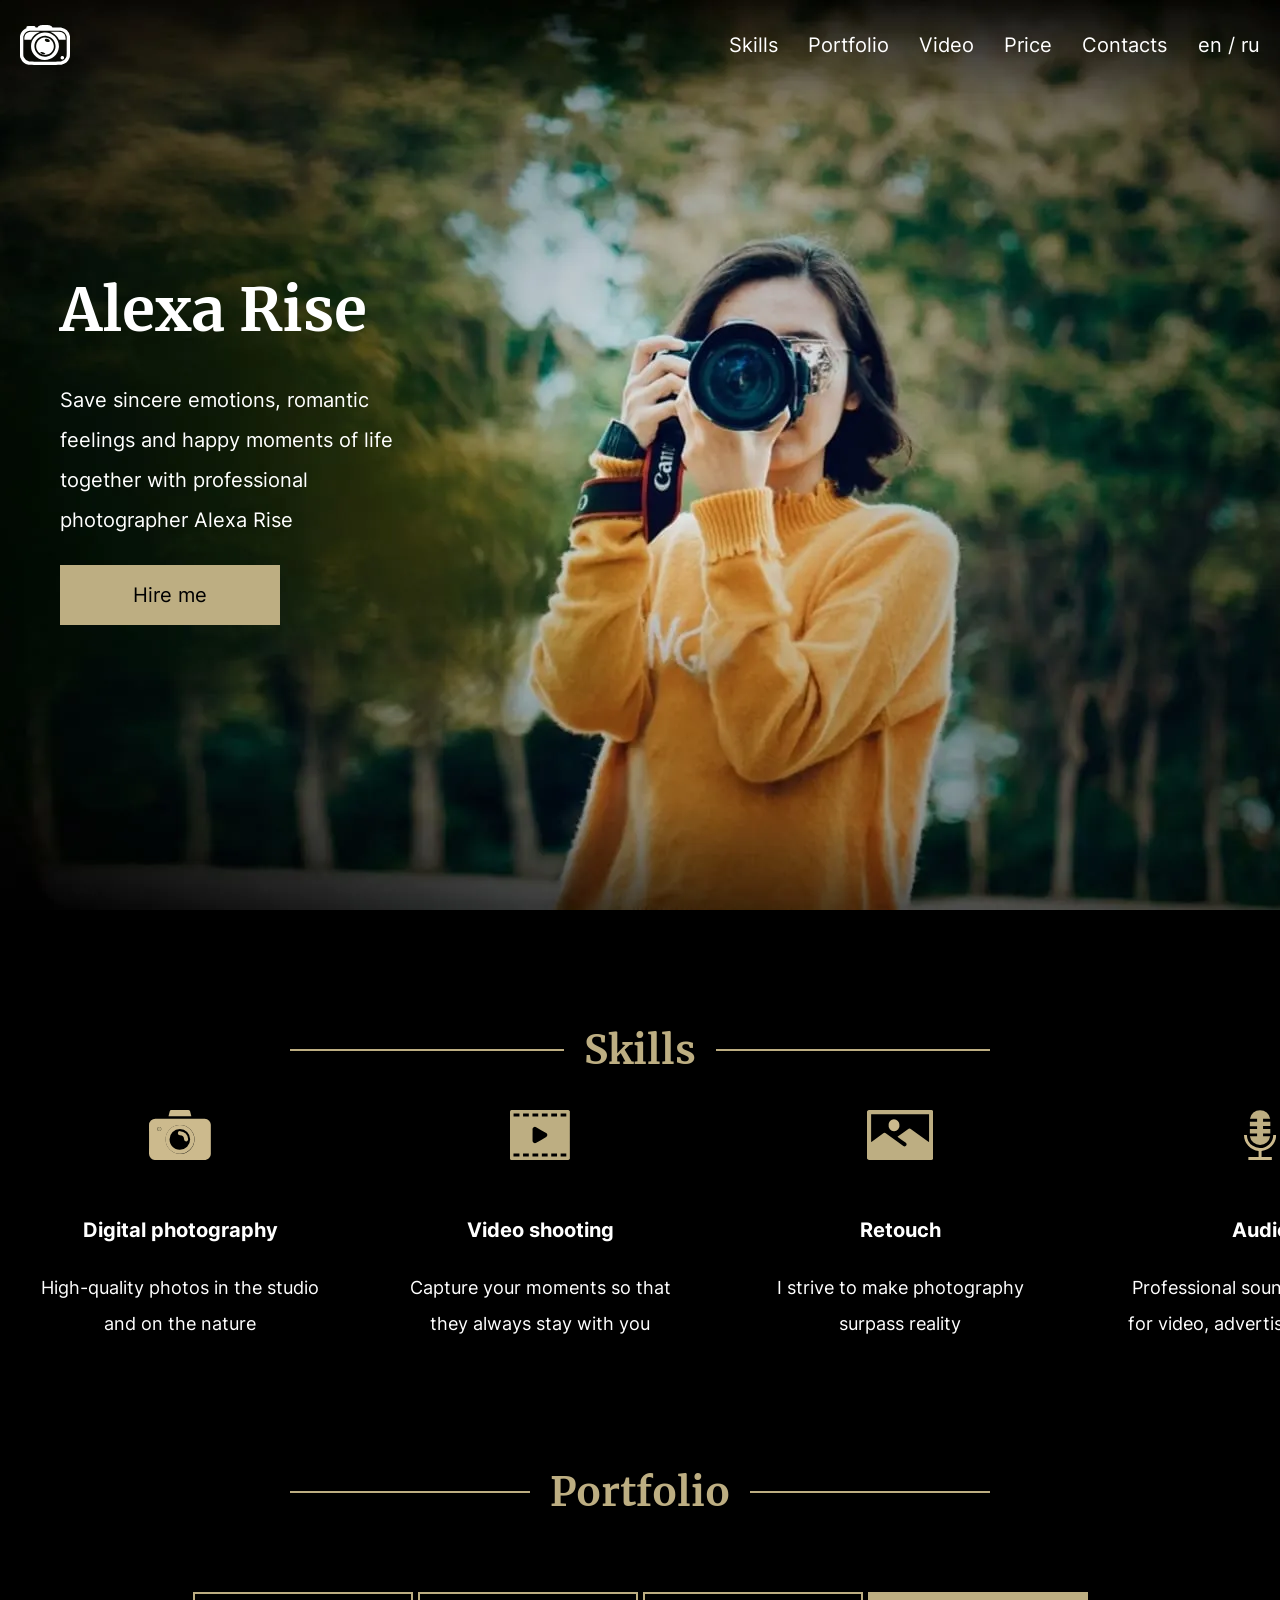
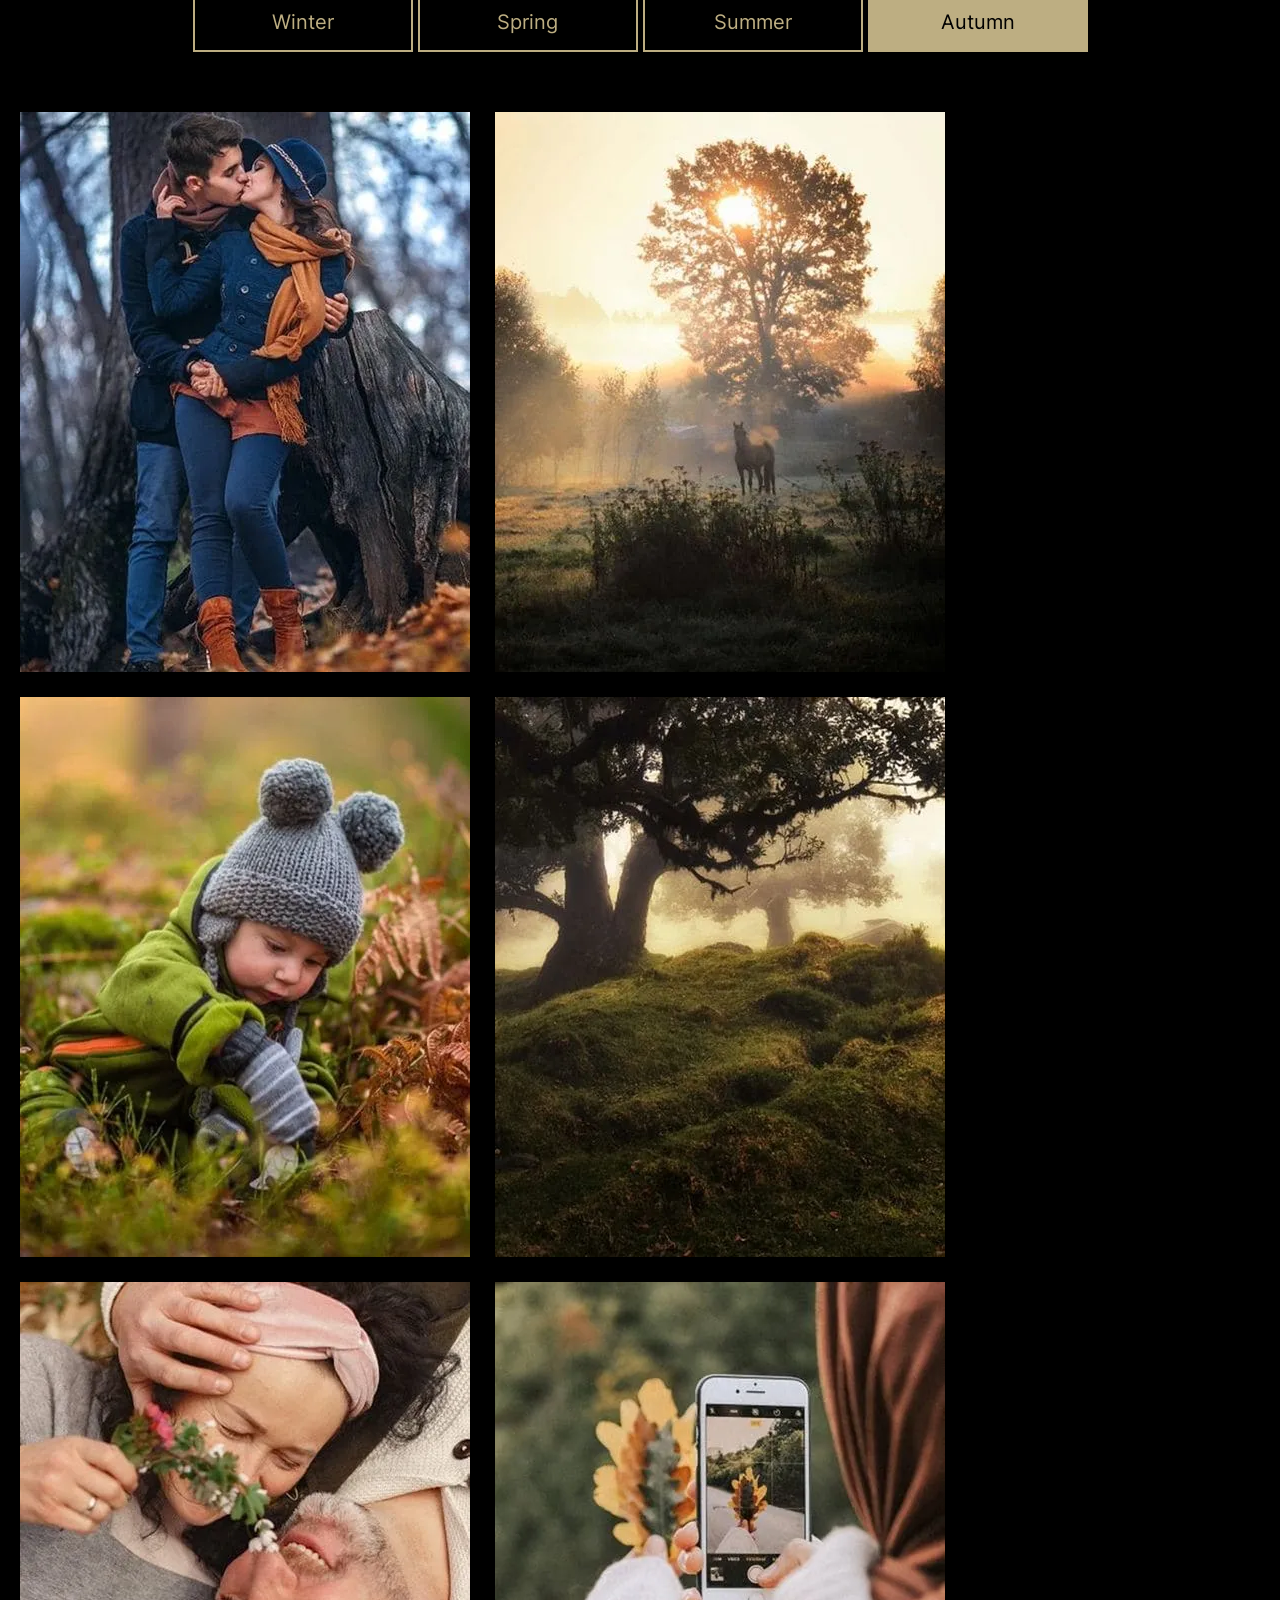
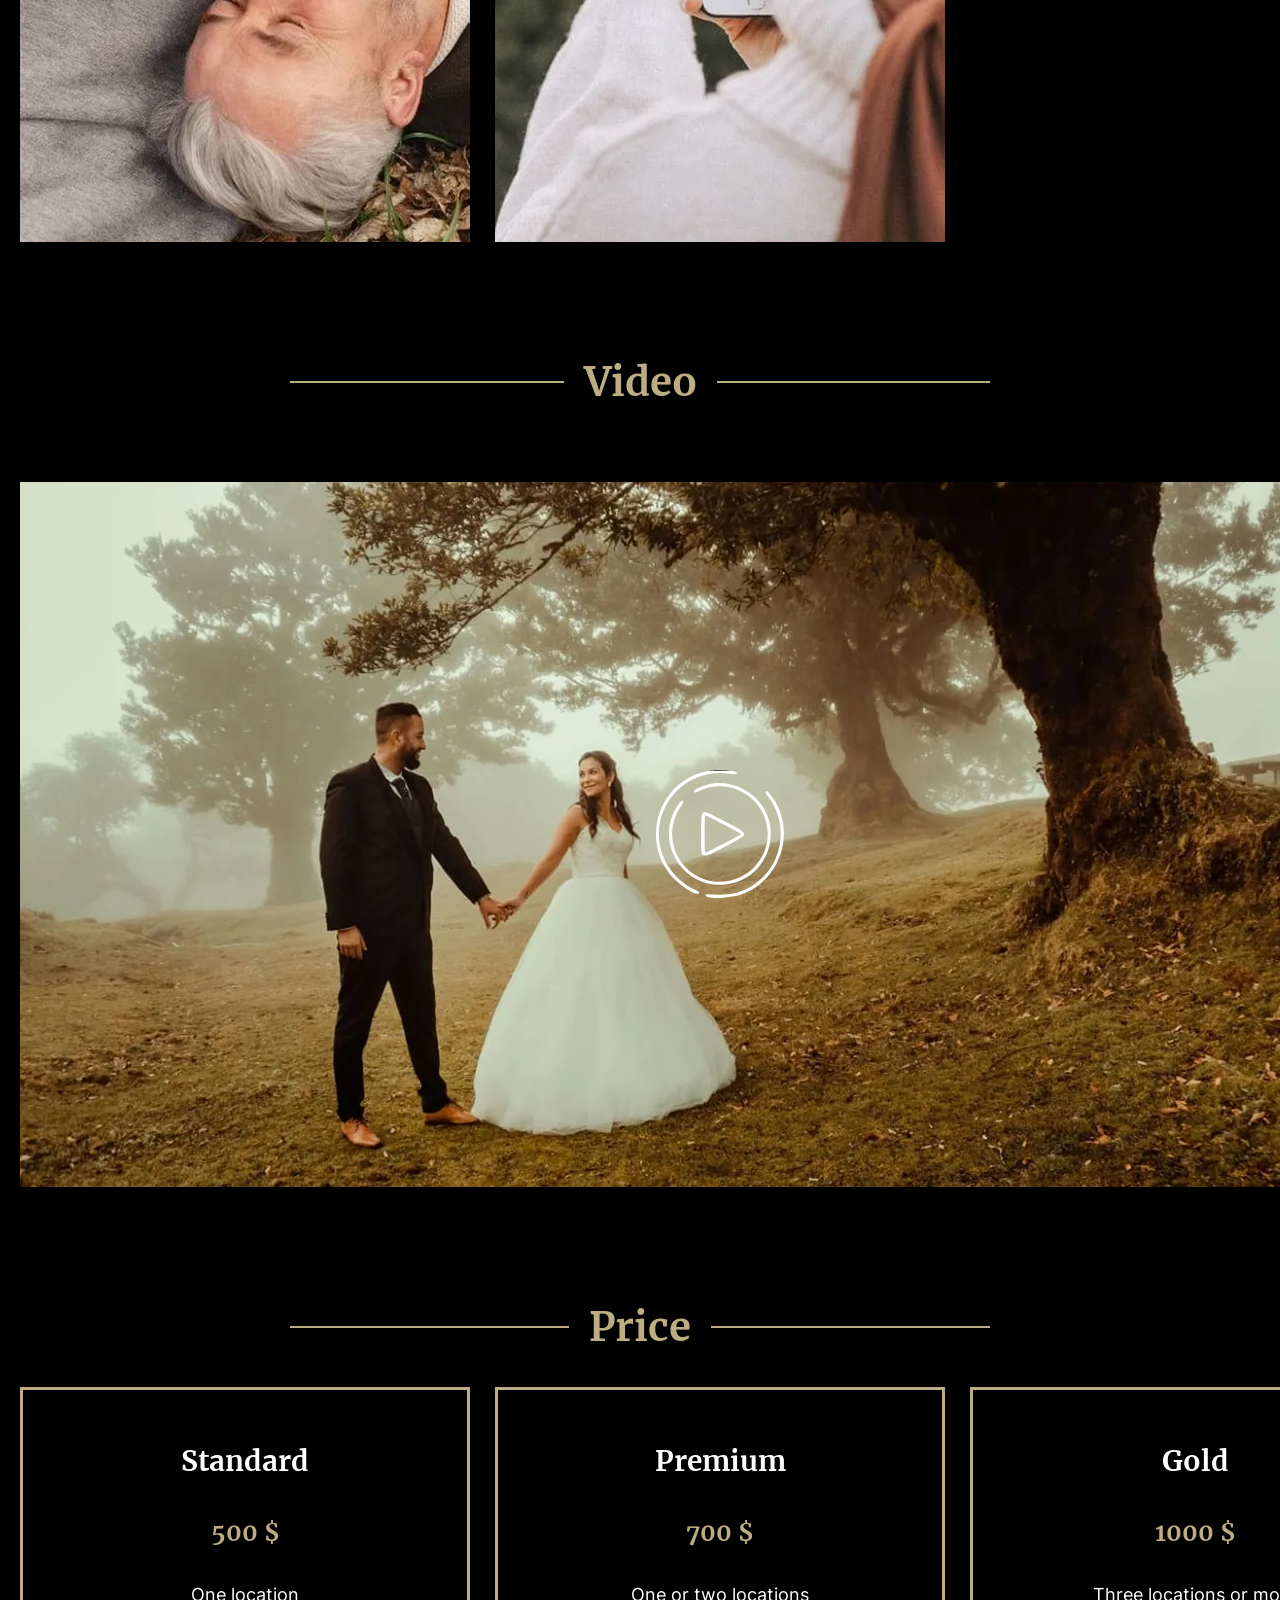
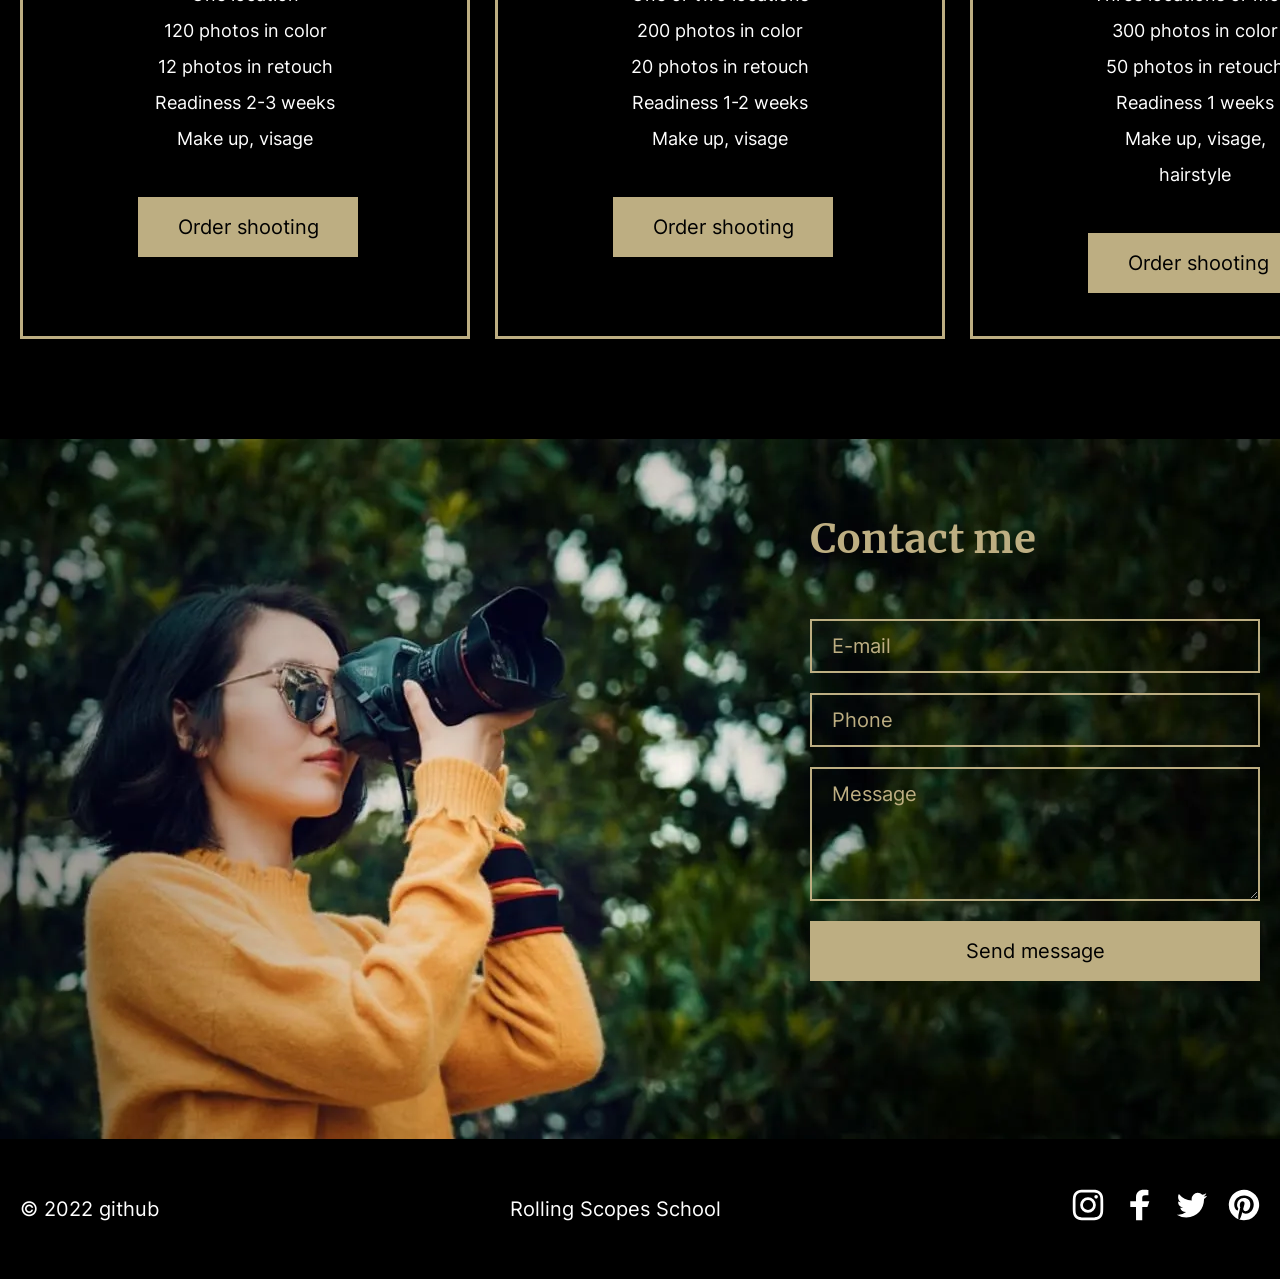
<file: index.html>
<!DOCTYPE html><html class="page" lang="en"><head><meta charset="UTF-8"><meta name="viewport" content="width=device-width,initial-scale=1"><link rel="stylesheet" href="./styles/styles.css"><title>Portfolio</title></head><body class="page__body"><header class="header"><div class="header__wrapper container"><a class="header__logo-link" href="#"><img class="header__logo" src="./images/logo.svg" alt="logo" width="50" height="40"></a><nav class="header__nav"><ul class="header__list"><li class="header__item"><a class="header__link text-nav" href="#skills">Skills</a></li><li><a class="header__link text-nav" href="#portfolio">Portfolio</a></li><li><a class="header__link text-nav" href="#video">Video</a></li><li><a class="header__link text-nav" href="#price">Price</a></li><li><a class="header__link text-nav" href="#contact">Contacts</a></li></ul></nav><div><p class="text-nav"><span>en</span> / <span>ru</span></p></div></div></header><main class="page__main"><section class="hero"><div class="hero__wrapper container"><h1 class="hero__title title">Alexa Rise</h1><p class="hero__text text-base">Save sincere emotions, romantic feelings and happy moments of life together with professional photographer Alexa Rise</p><button class="button text-btn" type="button">Hire me</button></div></section><section class="skills" id="skills"><div class="container"><h2 class="skills__title title-section title-section--line">Skills</h2><ul class="skills__list"><li class="skills__item skills__item--camera"><h3 class="skills__title title-skills">Digital photography</h3><p class="text-mini">High-quality photos in the studio and on the nature</p></li><li class="skills__item skills__item--video"><h3 class="skills__title title-skills">Video shooting</h3><p class="text-mini">Capture your moments so that they always stay with you</p></li><li class="skills__item skills__item--image"><h3 class="skills__title title-skills">Retouch</h3><p class="text-mini">I strive to make photography surpass reality</p></li><li class="skills__item skills__item--audio"><h3 class="skills__title title-skills">Audio</h3><p class="text-mini">Professional sounds recording for video, advertising, portfolio</p></li></ul></div></section><section class="portfolio" id="portfolio"><div class="container"><h2 class="portfolio__title title-section title-section--line">Portfolio</h2><div class="portfolio__wrapper-tags"><button class="button button--not-active text-tab" type="button">Winter</button> <button class="button button--not-active text-tab" type="button">Spring</button> <button class="button button--not-active text-tab" type="button">Summer</button> <button class="button text-tab" type="button">Autumn</button></div><div><ul class="portfolio__list"><li class="portfolio__item"><img class="portfolio__img" src="./images/portfolio/portfolio_1-1x.webp" alt="" width="450" height="560"></li><li class="portfolio__item"><img class="portfolio__img" src="./images/portfolio/portfolio_2-1x.webp" alt="" width="450" height="560"></li><li class="portfolio__item"><img class="portfolio__img" src="./images/portfolio/portfolio_3-1x.webp" alt="" width="450" height="560"></li><li class="portfolio__item"><img class="portfolio__img" src="./images/portfolio/portfolio_4-1x.webp" alt="" width="450" height="560"></li><li class="portfolio__item"><img class="portfolio__img" src="./images/portfolio/portfolio_5-1x.webp" alt="" width="450" height="560"></li><li class="portfolio__item"><img class="portfolio__img" src="./images/portfolio/portfolio_6-1x.webp" alt="" width="450" height="560"></li></ul></div></div></section><section class="video" id="video"><div class="container"><h2 class="video__title title-section title-section--line">Video</h2><div class="video__container"><button class="video__play-btn" type="button"><span class="visually-hidden">play</span></button></div></div></section><section class="price" id="price"><div class="container"><h2 class="price__title title-section title-section--line">Price</h2><ul class="price__list"><li class="price__item"><h3 class="price__title title-price">Standard</h3><p class="price__subtitle subtitle-price">500 $</p><ul class="price__list-features"><li class="text-mini">One location</li><li class="text-mini">120 photos in color</li><li class="text-mini">12 photos in retouch</li><li class="text-mini">Readiness 2-3 weeks</li><li class="text-mini">Make up, visage</li></ul><button class="button text-btn" type="button">Order shooting</button></li><li class="price__item"><h3 class="price__title title-price">Premium</h3><p class="price__subtitle subtitle-price">700 $</p><ul class="price__list-features"><li class="text-mini">One or two locations</li><li class="text-mini">200 photos in color</li><li class="text-mini">20 photos in retouch</li><li class="text-mini">Readiness 1-2 weeks</li><li class="text-mini">Make up, visage</li></ul><button class="button text-btn" type="button">Order shooting</button></li><li class="price__item"><h3 class="price__title title-price">Gold</h3><p class="price__subtitle subtitle-price">1000 $</p><ul class="price__list-features"><li class="text-mini">Three locations or more</li><li class="text-mini">300 photos in color</li><li class="text-mini">50 photos in retouch</li><li class="text-mini">Readiness 1 weeks</li><li class="text-mini">Make up, visage, hairstyle</li></ul><button class="button text-btn" type="button">Order shooting</button></li></ul></div></section><section class="contact" id="contact"><div class="container"><div class="contact__wrapper"><h2 class="container__title title-section">Contact me</h2><form class="form" action="/submit-form" method="post" autocomplete="off"><input class="form__filed text-field" type="email" placeholder="E-mail"> <input class="form__filed text-field" type="tel" placeholder="Phone"> <textarea class="form__filed text-field" placeholder="Message" rows="3"></textarea> <button class="button text-btn" type="submit">Send message</button></form></div></div></section><footer class="footer"><div class="footer__wrapper container"><a class="footer__link text-footer" href="https://github.com/ToryaToria" target="_blank">© 2022 github</a> <a class="footer__link text-footer" href="https://rs.school/courses/javascript-preschool-ru" target="_blank">Rolling Scopes School</a><ul class="footer__social-list"><li class="footer__social-item"><a class="footer__social-link footer__social-link--inst" href="#"><span class="visually-hidden">inst</span></a></li><li class="footer__social-item"><a class="footer__social-link footer__social-link--fb" href="#"><span class="visually-hidden">fb</span></a></li><li class="footer__social-item"><a class="footer__social-link footer__social-link--twitt" href="#"><span class="visually-hidden">twitter</span></a></li><li class="footer__social-item"><a class="footer__social-link footer__social-link--pint" href="#"><span class="visually-hidden">pinterest</span></a></li></ul></div></footer></main></body></html>
</file>
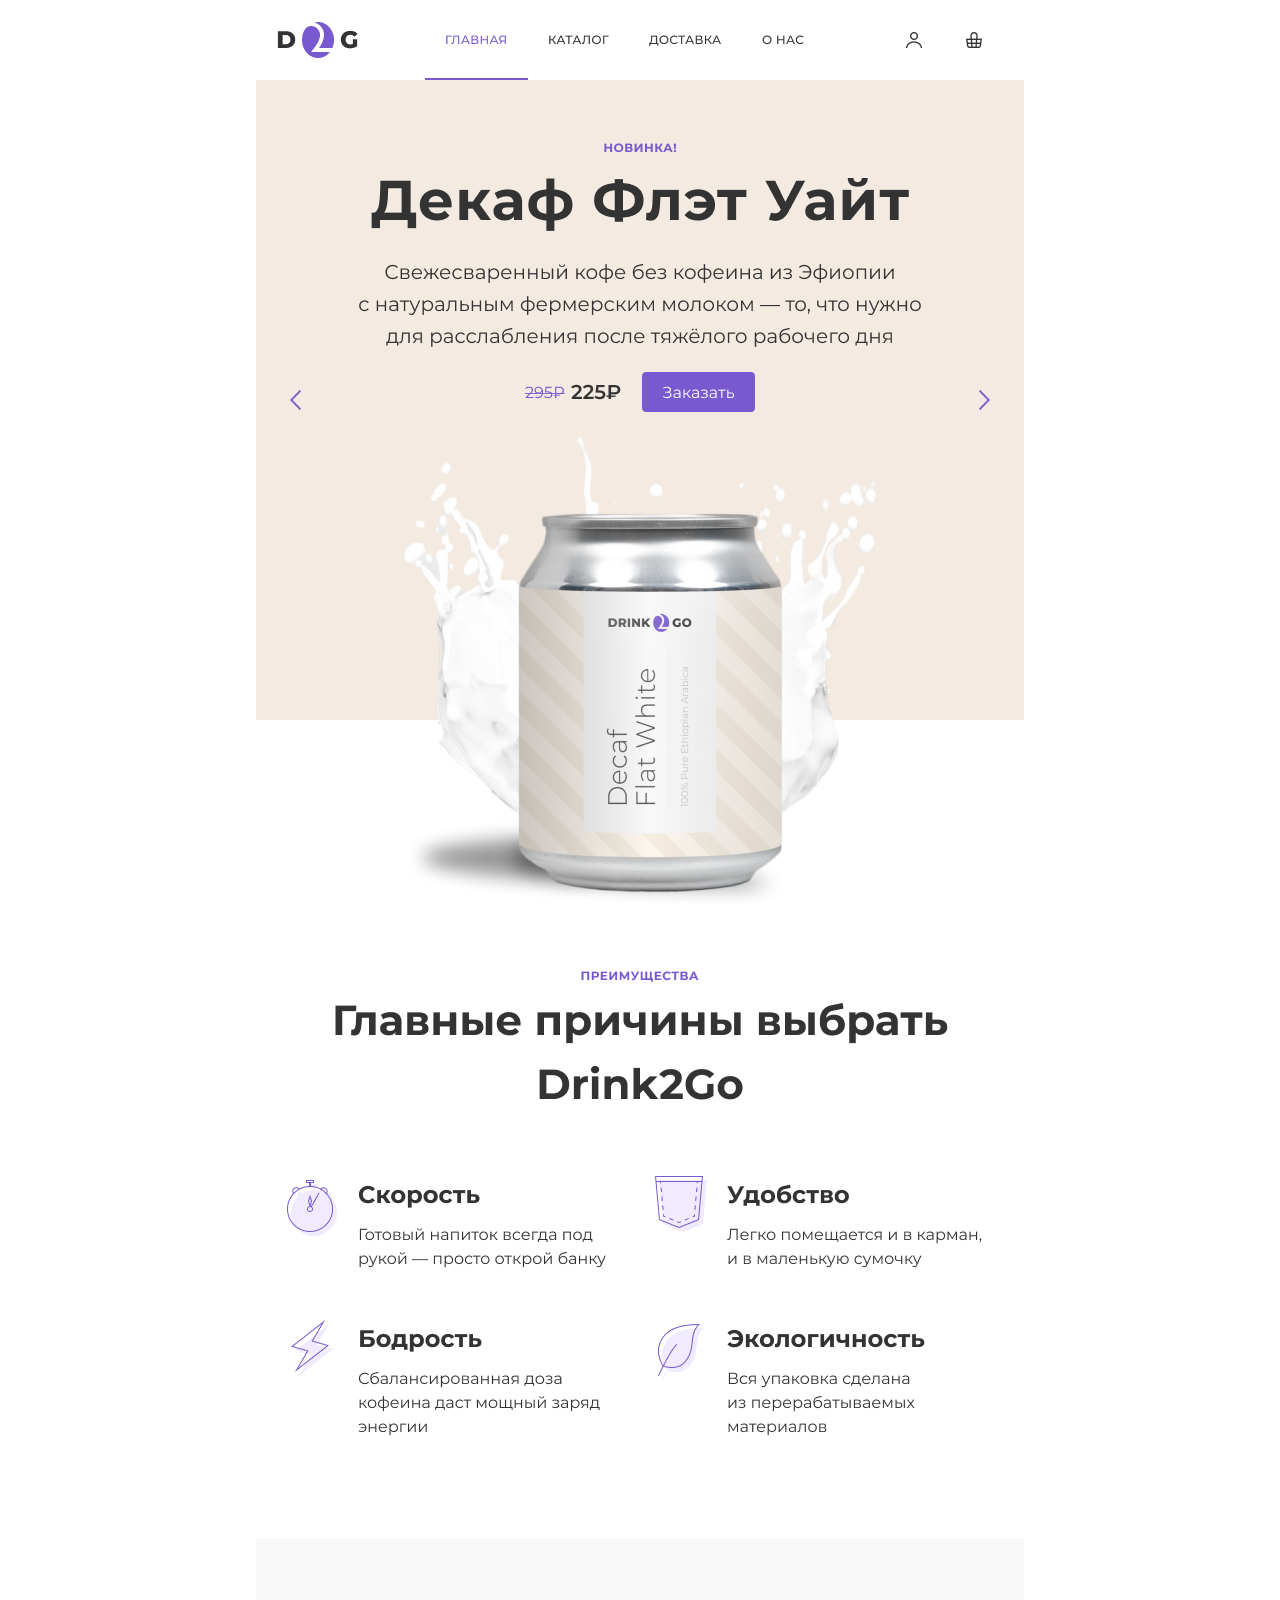
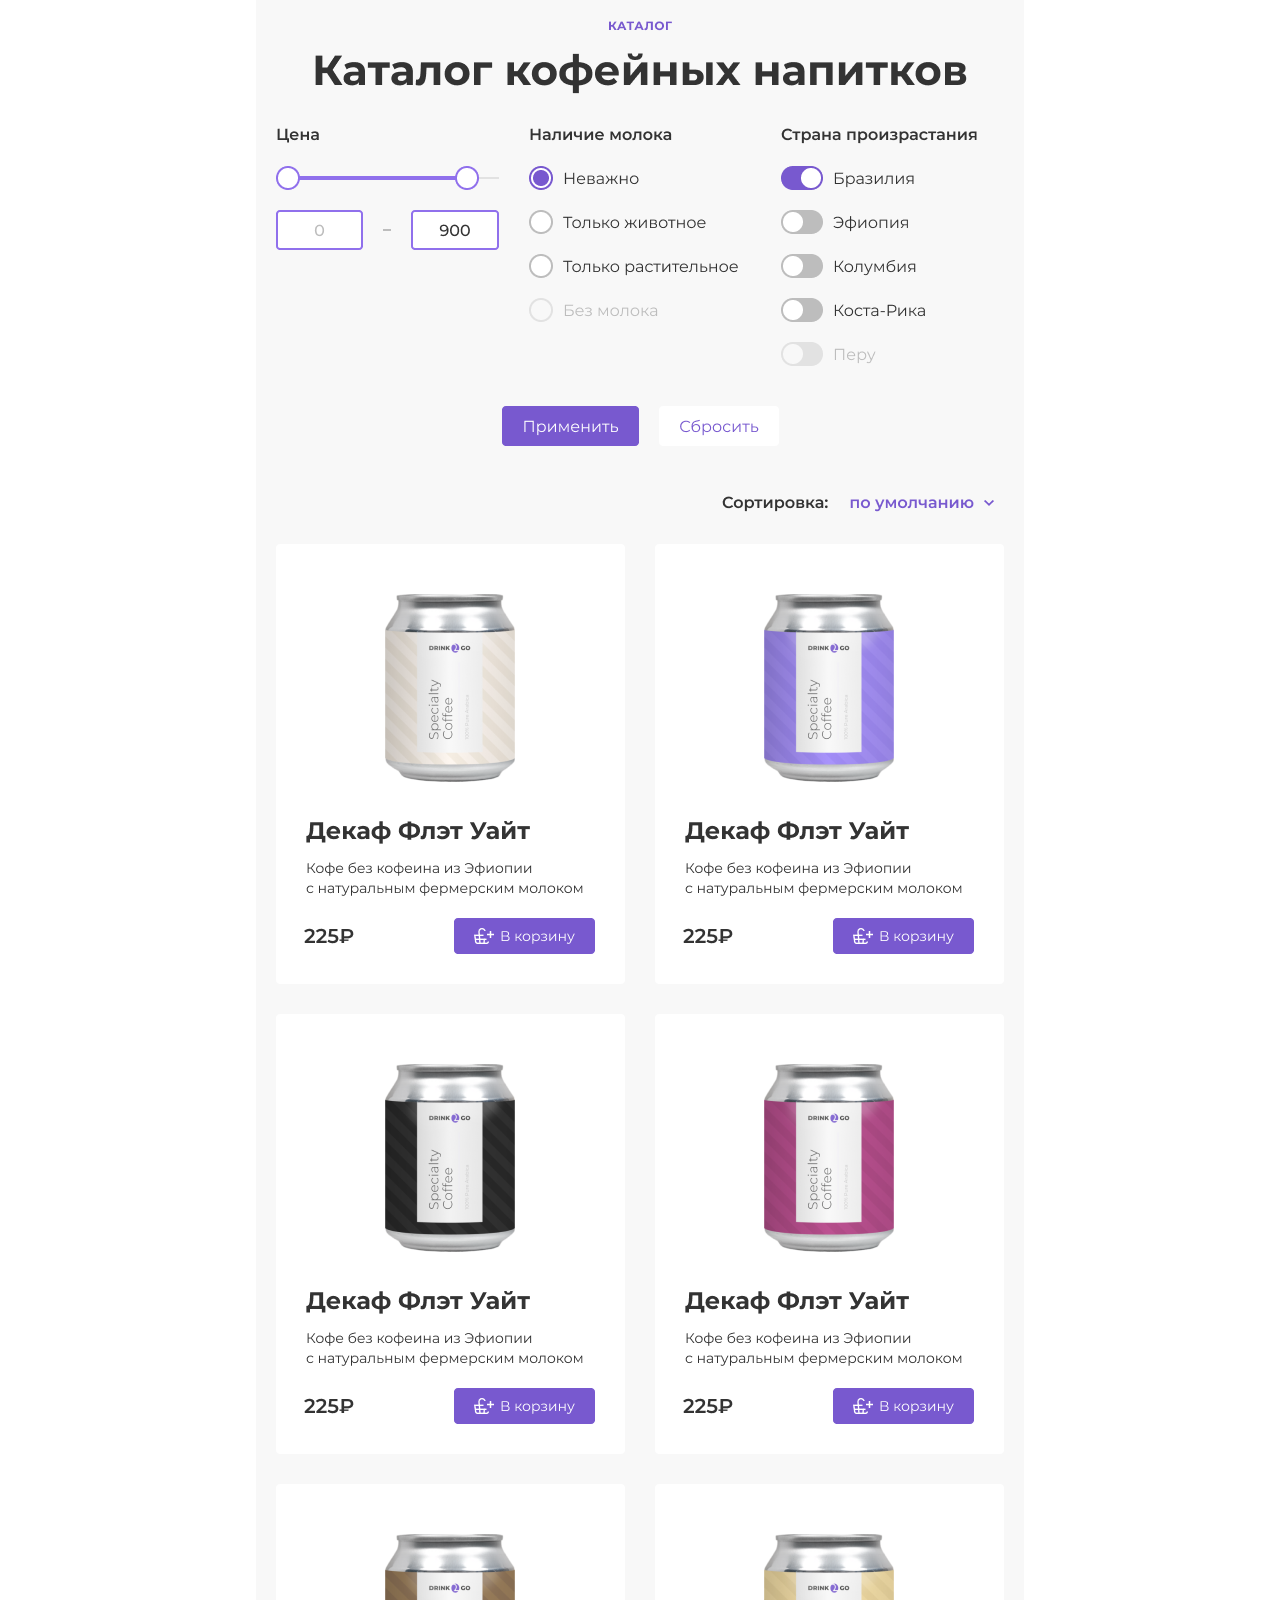
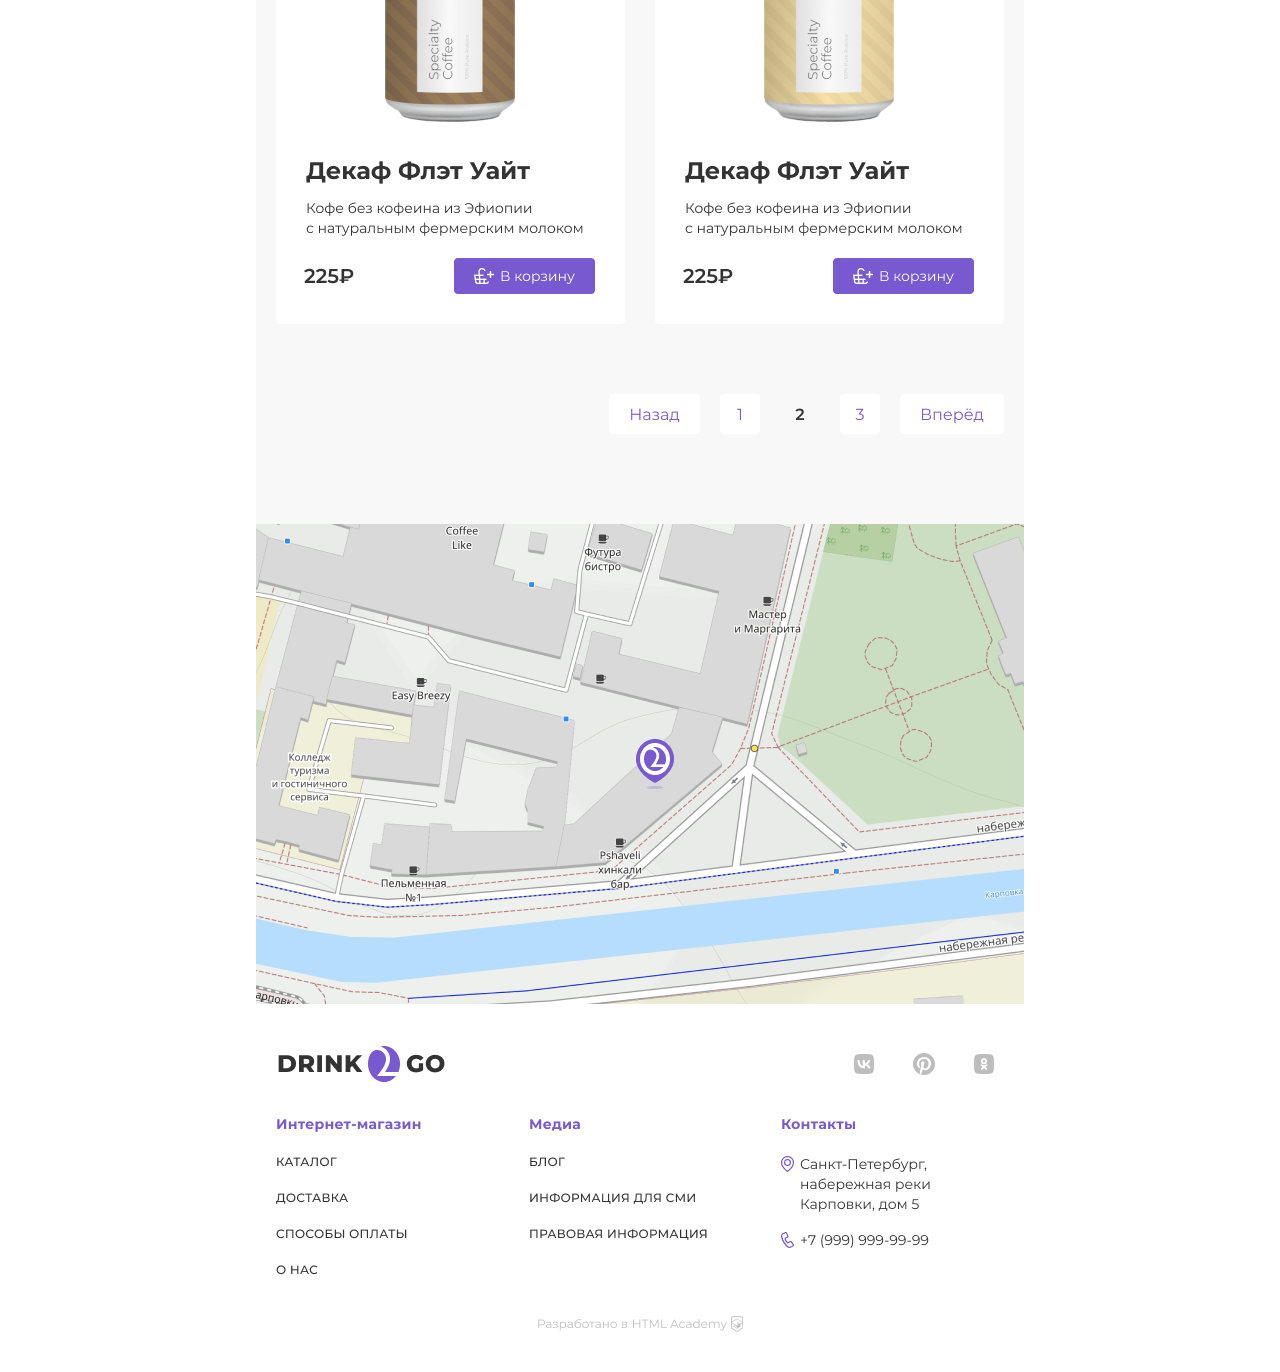
<file: figma/index.html>
<!DOCTYPE html>
<html lang="ru">
<head>
  <meta charset="utf-8">
  <link href="style.css" rel="stylesheet">
  <title>Drink2Go</title>
</head>
<body>
<header data-test="header">
  <picture>
    <source media="(min-width: 1440px)" srcset="sections/Header.png" >
    <source media="(min-width: 768px)" srcset="sections/Header(1).png" >
    <img src="sections/Header(2).png" alt="">
  </picture>
</header>
<main>
  <section data-test="hero">
    <picture>
      <source media="(min-width: 1440px)" srcset="sections/Slider.png" >
      <source media="(min-width: 768px)" srcset="sections/Slider(1).png" >
      <img src="sections/Slider(2).png" alt="">
    </picture>
  </section>
  <section data-test="features">
    <picture>
      <source media="(min-width: 1440px)" srcset="sections/Features.png" >
      <source media="(min-width: 768px)" srcset="sections/Features(1).png" >
      <img src="sections/Features(2).png" alt="">
    </picture>
  </section>
  <section data-test="catalog">
    <picture>
      <source media="(min-width: 1440px)" srcset="sections/Catalog.png" >
      <source media="(min-width: 768px)" srcset="sections/Catalog(1).png" >
      <img src="sections/Catalog(2).png" alt="">
    </picture>
  </section>
  <section data-test="map">
    <picture>
      <source media="(min-width: 1440px)" srcset="sections/Map.png" >
      <source media="(min-width: 768px)" srcset="sections/Map(1).png" >
      <img src="sections/Map(2).png" alt="">
    </picture>
  </section>
</main>
<footer data-test="footer">
  <picture>
    <source media="(min-width: 1440px)" srcset="sections/Footer.png" >
    <source media="(min-width: 768px)" srcset="sections/Footer(1).png" >
    <img src="sections/Footer(2).png" alt="">
  </picture>
</footer>
</body>
</html>
</file>
<file: styles/styles.css>
html{-webkit-text-size-adjust:100%;line-height:1.15}body{margin:0}main{display:block}h1{margin:.67em 0;font-size:2em}hr{box-sizing:content-box;height:0;overflow:visible}pre{font-family:monospace;font-size:1em}a{background-color:#0000}abbr[title]{border-bottom:none;text-decoration:underline dotted}b,strong{font-weight:bolder}code,kbd,samp{font-family:monospace;font-size:1em}small{font-size:80%}sub,sup{vertical-align:baseline;font-size:75%;line-height:0;position:relative}sub{bottom:-.25em}sup{top:-.5em}img{border-style:none}button,input,optgroup,select,textarea{margin:0;font-family:inherit;font-size:100%;line-height:1.15}button,input{overflow:visible}button,select{text-transform:none}button,[type=button],[type=reset],[type=submit]{-webkit-appearance:button}button::-moz-focus-inner{border-style:none;padding:0}[type=button]::-moz-focus-inner{border-style:none;padding:0}[type=reset]::-moz-focus-inner{border-style:none;padding:0}[type=submit]::-moz-focus-inner{border-style:none;padding:0}button:-moz-focusring{outline:1px dotted buttontext}[type=button]:-moz-focusring{outline:1px dotted buttontext}[type=reset]:-moz-focusring{outline:1px dotted buttontext}[type=submit]:-moz-focusring{outline:1px dotted buttontext}fieldset{padding:.35em .75em .625em}legend{box-sizing:border-box;max-width:100%;color:inherit;white-space:normal;padding:0;display:table}progress{vertical-align:baseline}textarea{overflow:auto}[type=checkbox],[type=radio]{box-sizing:border-box;padding:0}[type=number]::-webkit-inner-spin-button{height:auto}[type=number]::-webkit-outer-spin-button{height:auto}[type=search]{outline-offset:-2px;-webkit-appearance:textfield}[type=search]::-webkit-search-decoration{-webkit-appearance:none}::-webkit-file-upload-button{font:inherit;-webkit-appearance:button}details{display:block}summary{display:list-item}template,[hidden]{display:none}@font-face{font-family:Merriweather;font-style:normal;font-weight:400;src:url(../fonts/inter_cyrillic-regular.woff2)format("woff2"),url(../fonts/inter_cyrillic-regular.woff)format("woff");font-display:swap}@font-face{font-family:Merriweather;font-style:normal;font-weight:700;src:url(../fonts/Merriweather-Bold.woff2)format("woff2"),url(../fonts/Merriweather-Bold.woff)format("woff");font-display:swap}@font-face{font-family:inter;font-style:normal;font-weight:400;src:url(../fonts/inter_cyrillic-regular.woff2)format("woff2"),url(../fonts/inter_cyrillic-regular.woff)format("woff");font-display:swap}@font-face{font-family:inter;font-style:normal;font-weight:700;src:url(../fonts/inter_cyrillic-700.woff2)format("woff2"),url(../fonts/inter_cyrillic-700.woff)format("woff");font-display:swap}.text-nav{color:#fff;margin-top:0;margin-bottom:0;font-family:inter,arial,sans-serif;font-size:20px;font-weight:400;line-height:50px;text-decoration:none}.title{color:#fff;margin-top:0;margin-bottom:0;font-family:Merriweather,Garamond,serif;font-size:60px;font-weight:600;line-height:200%}@media (width<=768px){.title{font-weight:400}}.text-base{color:#fff;margin-top:0;margin-bottom:0;font-family:inter,arial,sans-serif;font-size:20px;font-weight:400;line-height:200%}.text-btn{color:#000;margin-top:0;margin-bottom:0;font-family:inter,arial,sans-serif;font-size:20px;font-weight:400;line-height:200%;text-decoration:none}.title-section{color:#bdae82;margin-top:0;margin-bottom:0;font-family:Merriweather,Garamond,serif;font-size:40px;font-weight:600;line-height:200%}@media (width<=768px){.title-section{font-size:32px}}.title-section--line{justify-content:center;align-items:center;gap:20px;width:700px;margin:0 auto;display:flex}.title-section--line:before,.title-section--line:after{content:"";background-color:#bdae82;width:100%;height:2px;display:block}.title-skills{color:#fff;margin-top:0;margin-bottom:0;font-family:inter,arial,sans-serif;font-size:20px;font-weight:600;line-height:200%}.text-mini{color:#fff;margin-top:0;margin-bottom:0;font-family:inter,arial,sans-serif;font-size:18px;font-weight:400;line-height:200%}@media (width<=768px){.text-mini{line-height:100%}}.text-tab{color:#bdae82;margin-top:0;margin-bottom:0;font-family:inter,arial,sans-serif;font-size:20px;font-weight:400;line-height:200%;text-decoration:none}.title-price{color:#fff;margin-top:0;margin-bottom:0;font-family:Merriweather,Garamond,serif;font-size:28px;font-weight:600;line-height:200%}.subtitle-price{color:#bdae82;margin-top:0;margin-bottom:0;font-family:Merriweather,Garamond,serif;font-size:24px;font-weight:600;line-height:200%}.text-field{color:#bdae82;margin-top:0;margin-bottom:0;font-family:inter,arial,sans-serif;font-size:20px;font-weight:400;line-height:200%}.text-footer{color:#fff;margin-top:0;margin-bottom:0;font-family:inter,arial,sans-serif;font-size:20px;font-weight:400;line-height:200%;text-decoration:none}@media (width<=768px){.text-footer{line-height:100%}}.page{scroll-behavior:smooth}.page__body{background-color:#000;margin:0 auto}.visually-hidden{white-space:nowrap;clip-path:inset(100%);clip:rect(0 0 0 0);border:0;width:1px;height:1px;margin:-1px;padding:0;position:absolute;overflow:hidden}.container{box-sizing:border-box;max-width:1440px;margin:0 auto;padding-left:20px;padding-right:20px}@media (width<=768px){.container{max-width:768px;padding-left:60px;padding-right:60px}}.button{box-sizing:border-box;color:#000;cursor:pointer;background-color:#bdae82;border:2px solid #bdae82;min-width:220px;padding:8px 10px;transition:color .3s ease-in-out,opacity .3s ease-in-out;display:block}.button--not-active{color:#bdae82;background-color:#0000}.button:focus{outline:none}.button:focus-visible{outline:auto}.button:hover{color:#fff}.button:active{opacity:.8}.header{max-width:1440px;margin:0 auto;position:relative}.header__wrapper{align-items:center;width:100%;padding-top:20px;padding-bottom:20px;display:flex;position:absolute}.header__logo-link{cursor:pointer;margin-right:auto;transition:filter .3s ease-in-out,opacity .3s ease-in-out;display:block}.header__logo-link:focus{outline:none}.header__logo-link:focus-visible{outline:auto}.header__logo-link:hover{fill:#bdae82;filter:invert(26%)sepia(15%)saturate(638%)hue-rotate(7deg)brightness(92%)contrast(87%)}.header__logo-link:active{opacity:.8}.header__logo{width:50px;height:40px;margin-right:auto;display:block}.header__list{gap:30px;margin:0 31px 0 30px;padding-left:0;list-style:none;display:flex}.header__link{transition:color .3s ease-in-out,opacity .3s ease-in-out}.header__link:focus{outline:none}.header__link:focus-visible{outline:auto}.header__link:hover{color:#bdae82}.header__link:active{opacity:.8}.hero{background-image:url(../images/hero/hero_bg-1x.webp);background-position:50%;background-repeat:no-repeat;background-size:auto;min-height:910px}.hero__wrapper{padding:250px 840px 20px 60px}.hero__title{margin-bottom:10px}.hero__text{margin-bottom:25px}.skills{padding-top:100px}.skills__title{text-align:center;margin-bottom:60px}.skills__list{gap:40px;margin-top:0;margin-bottom:0;padding-left:0;list-style:none;display:flex}.skills__item{box-sizing:border-box;text-align:center;min-width:320px;padding:0 20px 10px}.skills__item:before{content:"";background-position:50%;background-repeat:no-repeat;background-size:auto;width:66px;height:50px;margin:0 auto 50px;display:block}.skills__item--camera:before{background-image:url(../icons/stack.svg#camera)}.skills__item--video:before{background-image:url(../icons/stack.svg#video)}.skills__item--image:before{background-image:url(../icons/stack.svg#image)}.skills__item--audio:before{background-image:url(../icons/stack.svg#audio)}.skills__title{margin-bottom:20px}.portfolio{padding-top:100px}.portfolio__title{text-align:center;margin-bottom:60px}.portfolio__wrapper-tags{justify-content:center;gap:5px;margin-bottom:60px;display:flex}.portfolio__list{flex-wrap:wrap;gap:25px;margin-top:0;margin-bottom:0;padding-left:0;list-style:none;display:flex}.portfolio__item{max-width:450px;max-height:560px}.portfolio__img{object-fit:cover;width:450px;height:560px;display:block}.video{padding-top:100px}.video__title{text-align:center;margin-bottom:60px}.video__container{background-image:url(../images/video/video_img-1x.webp);width:1400px;height:705px;position:relative}.video__play-btn{cursor:pointer;background-color:#fff;width:132px;height:132px;transition:background-color .3s ease-in-out,opacity .3s ease-in-out;display:block;position:absolute;top:50%;left:50%;transform:translate(-50%,-50%);mask-image:url(../icons/stack.svg#Play_hover);mask-position:50%;mask-size:97% 97%;mask-repeat:no-repeat}.video__play-btn:focus{outline:none}.video__play-btn:focus-visible{outline:auto}.video__play-btn:hover{background-color:#bdae82}.video__play-btn:active{opacity:.5}.price{padding-top:100px;padding-bottom:100px}.price__title{text-align:center;margin-bottom:60px}.price__list{gap:25px;margin-top:0;margin-bottom:0;padding-left:0;list-style:none;display:flex}.price__item{box-sizing:border-box;text-align:center;border:3px solid #bdae82;max-width:450px;padding:43px 115px}.price__title,.price__subtitle{margin-bottom:20px}.price__list-features{margin-top:0;margin-bottom:40px;padding-left:0;list-style:none}.contact{background-image:url(../images/contacts/contacts_bg-1x.webp);background-position:50%;background-repeat:no-repeat;background-size:auto;min-height:700px}.contact__wrapper{max-width:450px;margin-left:auto;padding-top:60px}.container__title{margin-bottom:40px}.form{flex-direction:column;gap:20px;display:flex}.form__filed{background-color:#0000;border:2px solid #bdae82;padding:5px 20px;transition:background-color .3s ease-in-out}.form__filed::placeholder{color:#bdae82;margin-top:0;margin-bottom:0;font-family:inter,arial,sans-serif;font-size:20px;font-weight:400;line-height:200%}.form__filed:focus{outline:none}.form__filed:focus-visible{outline:auto}.form__filed:hover{color:#fff;outline:3px solid #bdae82}.footer{padding-top:50px;padding-bottom:50px}.footer__wrapper{justify-content:space-between;align-items:flex-start;display:flex}.footer__link{cursor:pointer;transition:color .3s ease-in-out}.footer__link:focus{outline:none}.footer__link:focus-visible{outline:auto}.footer__link:hover{color:#bdae82}.footer__link:active{opacity:.8}.footer__social-list{gap:20px;margin-top:0;margin-bottom:0;padding-left:0;list-style:none;display:flex}.footer__social-item{width:32px;height:32px}.footer__social-link{cursor:pointer;background-color:#fff;width:32px;height:32px;transition:background-color .3s ease-in-out;display:block;mask-position:50%;mask-size:auto;mask-repeat:no-repeat}.footer__social-link:focus{outline:none}.footer__social-link:focus-visible{outline:auto}.footer__social-link:hover{background-color:#bdae82}.footer__social-link:active{opacity:.8}.footer__social-link--inst{mask-image:url(../icons/stack.svg#inst)}.footer__social-link--fb{mask-image:url(../icons/stack.svg#fb)}.footer__social-link--twitt{mask-image:url(../icons/stack.svg#twitt)}.footer__social-link--pint{mask-image:url(../icons/stack.svg#pint)}
</file>
<file: figma/style.css>
body {
  margin: 0 auto;
  width: 320px;
}

@media (min-width: 768px) {
  body {
    width: 768px;
  }
}

@media (min-width: 1440px) {
  body {
    width: 1440px;
  }
}

img {
  display: block;
}
</file>
